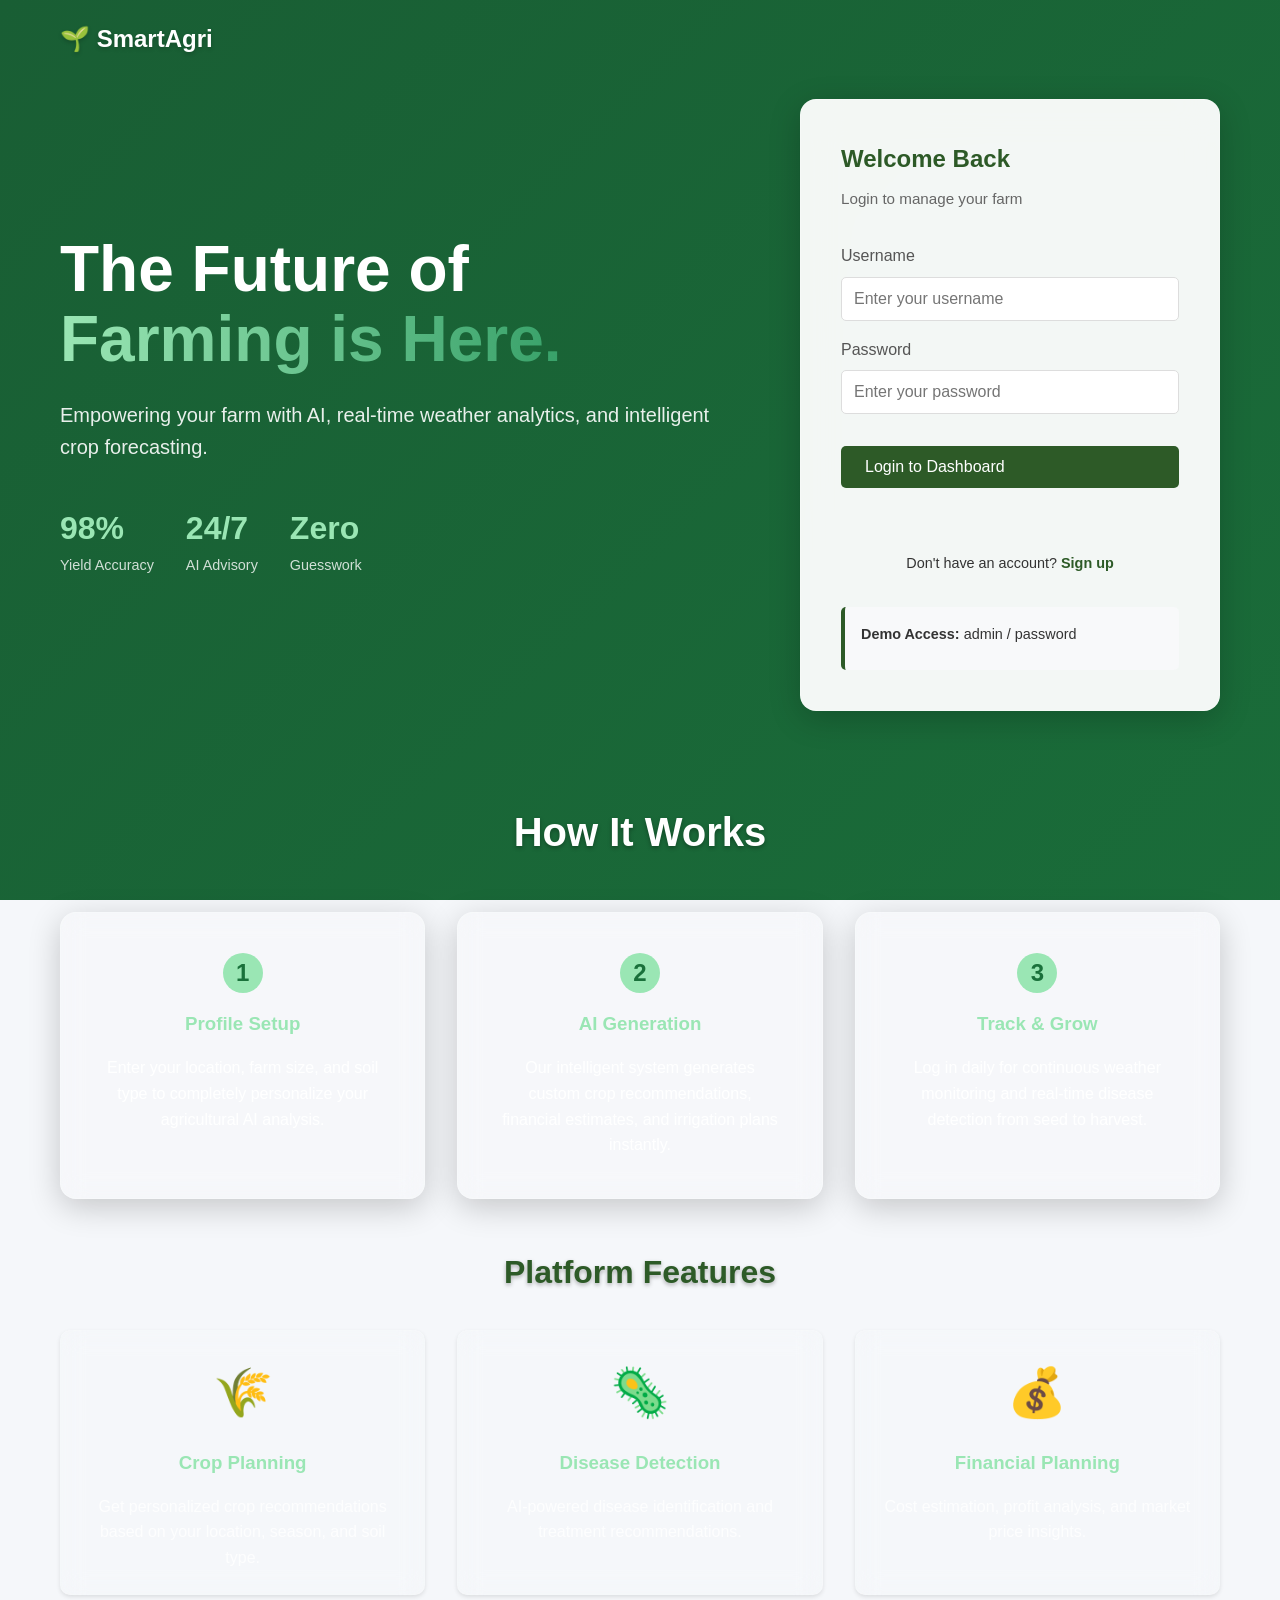
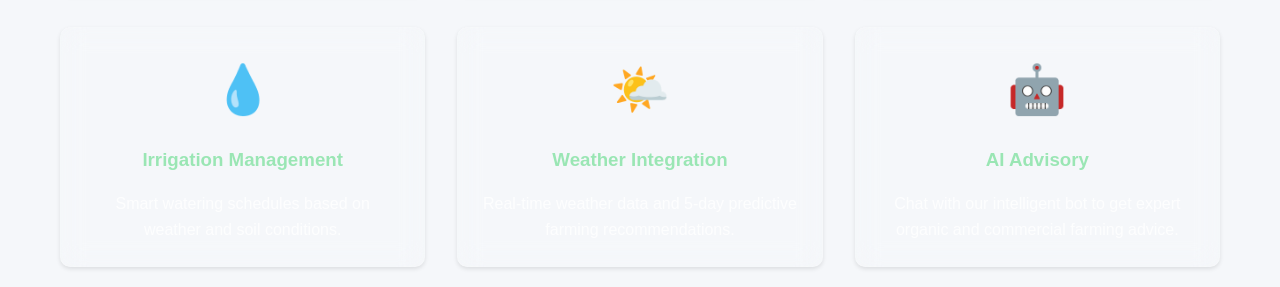
<file: frontend/index.html>
<!DOCTYPE html>
<html lang="en">
<head>
    <meta charset="UTF-8">
    <meta name="viewport" content="width=device-width, initial-scale=1.0">
    <title>SmartAgri - AI Farming Assistant</title>
    <link rel="stylesheet" href="styles.css">
    <!-- Load a nice modern font -->
    <link href="https://fonts.googleapis.com/css2?family=Inter:wght@300;400;500;600;700&display=swap" rel="stylesheet">
</head>
<body>
    <div class="background-animation"></div>
    
    <div class="container relative-z">
        
        <header class="landing-header">
            <h2>🌱 SmartAgri</h2>
        </header>

        <div class="hero-section">
            <div class="hero-text">
                <h1>The Future of<br><span class="gradient-text">Farming is Here.</span></h1>
                <p class="hero-subtitle">Empowering your farm with AI, real-time weather analytics, and intelligent crop forecasting.</p>
                
                <div class="hero-stats">
                    <div class="stat-item">
                        <span class="stat-value">98%</span>
                        <span class="stat-label">Yield Accuracy</span>
                    </div>
                    <div class="stat-item">
                        <span class="stat-value">24/7</span>
                        <span class="stat-label">AI Advisory</span>
                    </div>
                    <div class="stat-item">
                        <span class="stat-value">Zero</span>
                        <span class="stat-label">Guesswork</span>
                    </div>
                </div>
            </div>

            <div class="glass-card auth-card">
                <!-- Login Container -->
                <div id="loginContainer">
                    <h2 class="auth-title">Welcome Back</h2>
                    <p class="auth-subtitle">Login to manage your farm</p>
                    
                    <form id="loginForm" class="auth-form">
                        <div class="form-group">
                            <label for="username">Username</label>
                            <input type="text" id="username" name="username" required placeholder="Enter your username">
                        </div>
                        <div class="form-group">
                            <label for="password">Password</label>
                            <input type="password" id="password" name="password" required placeholder="Enter your password">
                        </div>
                        <button type="submit" class="btn btn-primary btn-block">Login to Dashboard</button>
                    </form>
                    
                    <div id="loginMessage" class="message"></div>
                    
                    <div class="auth-switch">
                        <p>Don't have an account? <a href="#" onclick="toggleAuth('register'); return false;">Sign up</a></p>
                    </div>
                    
                    <div class="demo-info">
                        <p><strong>Demo Access:</strong> admin / password</p>
                    </div>
                </div>

                <!-- Register Container -->
                <div id="registerContainer" style="display: none;">
                    <h2 class="auth-title">Create Account</h2>
                    <p class="auth-subtitle">Join the farming revolution</p>
                    
                    <form id="registerForm" class="auth-form">
                        <div class="form-group">
                            <label for="regName">Full Name</label>
                            <input type="text" id="regName" required placeholder="John Doe">
                        </div>
                        <div class="form-group">
                            <label for="regUsername">Username</label>
                            <input type="text" id="regUsername" required placeholder="Choose a username">
                        </div>
                        <div class="form-group">
                            <label for="regPassword">Password</label>
                            <input type="password" id="regPassword" required placeholder="Create a strong password">
                        </div>
                        <div class="form-group">
                            <label for="regFarmSize">Farm Size / Type (Optional)</label>
                            <input type="text" id="regFarmSize" placeholder="e.g., 5 Acres, Balcony, Greenhouse">
                        </div>
                        <button type="submit" class="btn btn-primary btn-block">Create Account</button>
                    </form>
                    
                    <div id="registerMessage" class="message"></div>
                    
                    <div class="auth-switch">
                        <p>Already have an account? <a href="#" onclick="toggleAuth('login'); return false;">Login here</a></p>
                    </div>
                </div>
            </div>
        </div>

        <!-- How It Works Section -->
        <div class="how-it-works-section">
            <h2 class="section-title">How It Works</h2>
            <div class="steps-grid">
                <div class="glass-card step-card">
                    <div class="step-num">1</div>
                    <h3>Profile Setup</h3>
                    <p>Enter your location, farm size, and soil type to completely personalize your agricultural AI analysis.</p>
                </div>
                <div class="glass-card step-card">
                    <div class="step-num">2</div>
                    <h3>AI Generation</h3>
                    <p>Our intelligent system generates custom crop recommendations, financial estimates, and irrigation plans instantly.</p>
                </div>
                <div class="glass-card step-card">
                    <div class="step-num">3</div>
                    <h3>Track & Grow</h3>
                    <p>Log in daily for continuous weather monitoring and real-time disease detection from seed to harvest.</p>
                </div>
            </div>
        </div>

        <!-- Features Section -->
        <div class="features-section">
            <h2 class="section-title">Platform Features</h2>
            <div class="features-grid">
                <div class="glass-card feature-card">
                    <div class="feature-icon">🌾</div>
                    <h3>Crop Planning</h3>
                    <p>Get personalized crop recommendations based on your location, season, and soil type.</p>
                </div>

                <div class="glass-card feature-card">
                    <div class="feature-icon">🦠</div>
                    <h3>Disease Detection</h3>
                    <p>AI-powered disease identification and treatment recommendations.</p>
                </div>

                <div class="glass-card feature-card">
                    <div class="feature-icon">💰</div>
                    <h3>Financial Planning</h3>
                    <p>Cost estimation, profit analysis, and market price insights.</p>
                </div>

                <div class="glass-card feature-card">
                    <div class="feature-icon">💧</div>
                    <h3>Irrigation Management</h3>
                    <p>Smart watering schedules based on weather and soil conditions.</p>
                </div>

                <div class="glass-card feature-card">
                    <div class="feature-icon">🌤️</div>
                    <h3>Weather Integration</h3>
                    <p>Real-time weather data and 5-day predictive farming recommendations.</p>
                </div>

                <div class="glass-card feature-card">
                    <div class="feature-icon">🤖</div>
                    <h3>AI Advisory</h3>
                    <p>Chat with our intelligent bot to get expert organic and commercial farming advice.</p>
                </div>
            </div>
        </div>
    </div>

    <!-- Scripts -->
    <script src="script.js"></script>
</body>
</html>
</file>
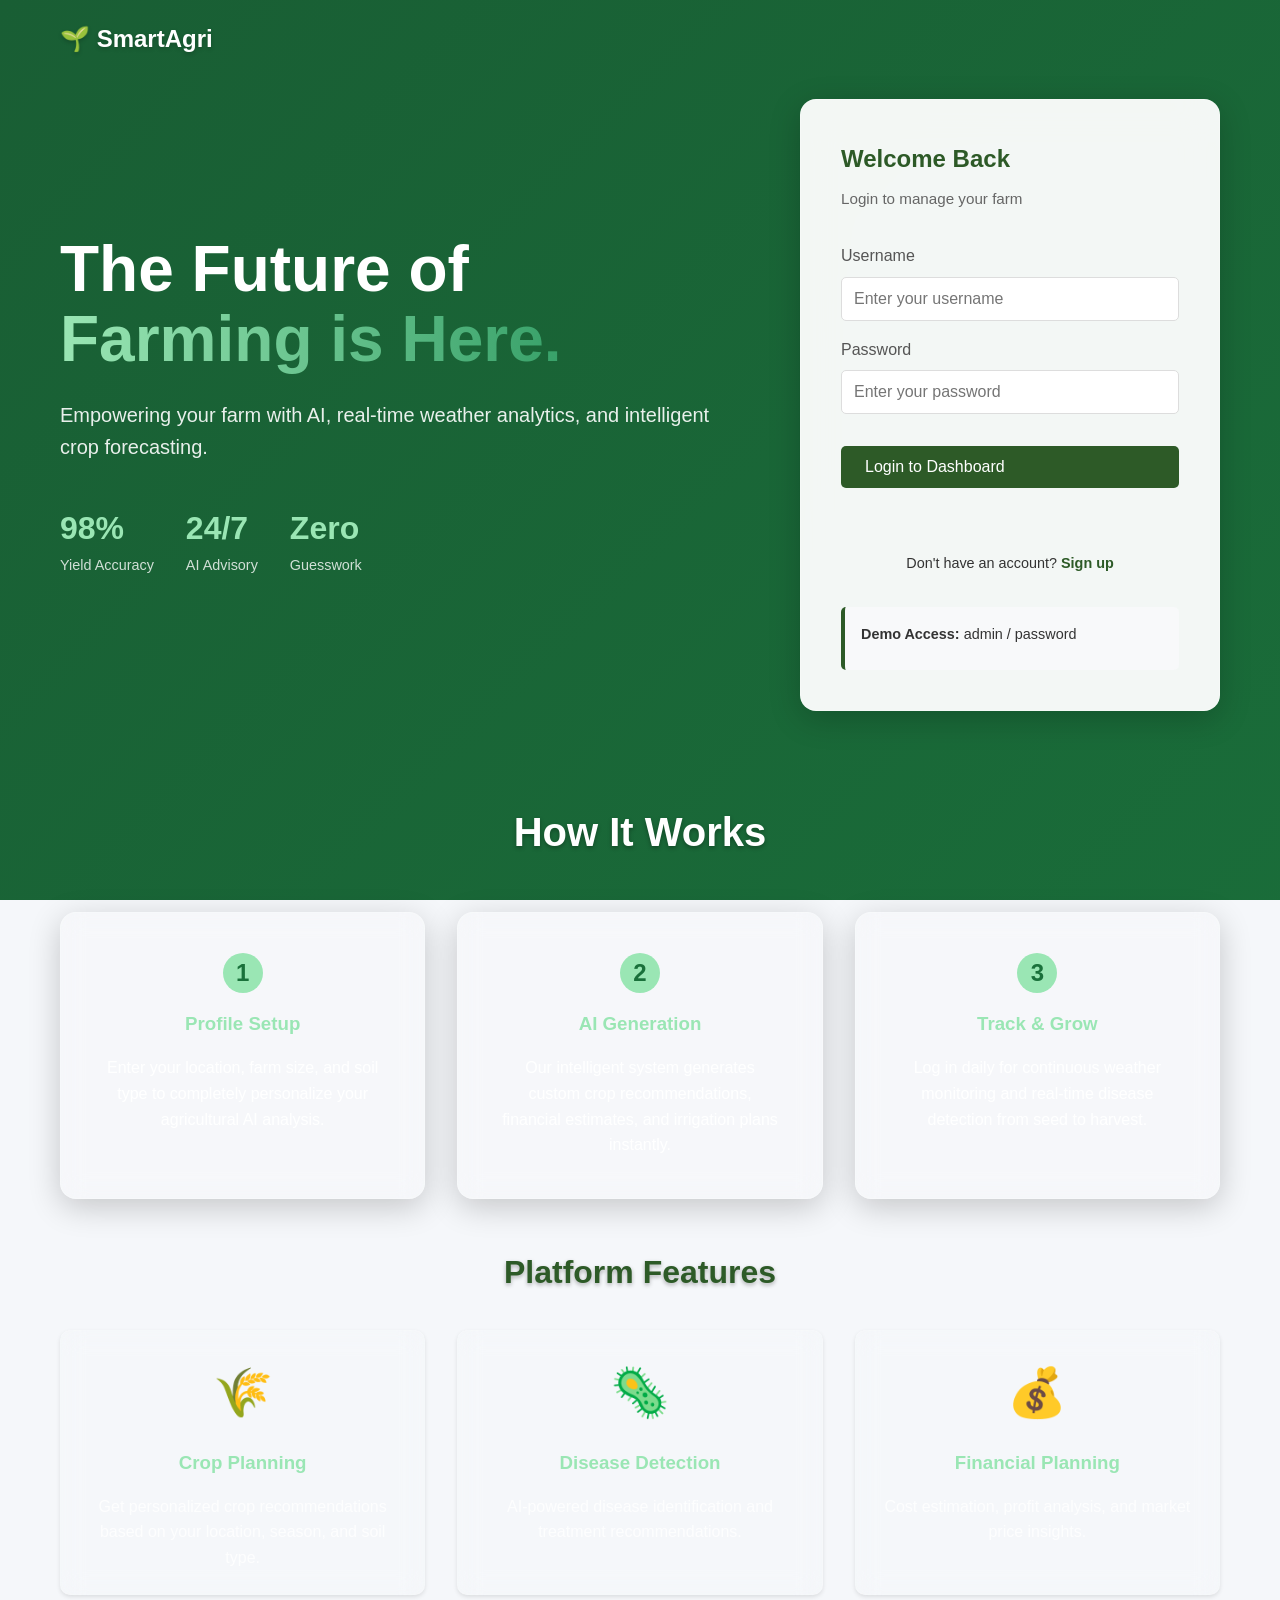
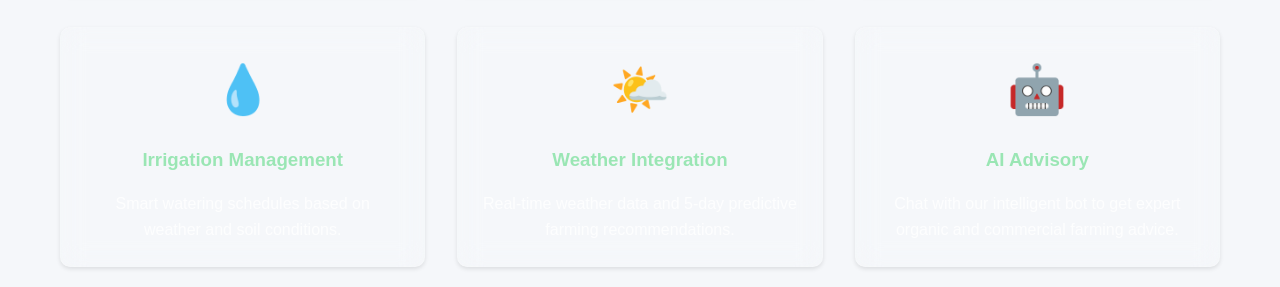
<file: frontend/dashboard.html>
<!DOCTYPE html>
<html lang="en">
<head>
    <meta charset="UTF-8">
    <meta name="viewport" content="width=device-width, initial-scale=1.0">
    <title>Smart Home Gardening Assistant - Dashboard</title>
    <link rel="stylesheet" href="styles.css">
</head>
<body>
    <div class="dashboard">
        <!-- Sidebar -->
        <nav class="sidebar">
            <div class="sidebar-header">
                <h2>🌱 Smart Garden</h2>
            </div>
            <ul class="sidebar-menu">
                <li><a href="#dashboard" class="active" onclick="showSection('dashboard')">
                    <span class="icon">📊</span>
                    <span class="lang-en">Dashboard</span><span class="lang-hi">डैशबोर्ड</span>
                </a></li>
                <li><a href="#crop-planning" onclick="showSection('crop-planning')">
                    <span class="icon">🌾</span>
                    <span class="lang-en">Crop Selection</span><span class="lang-hi">फसल चयन</span>
                </a></li>
                <li><a href="#crop-info" onclick="showSection('crop-info')">
                    <span class="icon">📚</span>
                    <span class="lang-en">Crop Info</span><span class="lang-hi">फसल जानकारी</span>
                </a></li>
                <li><a href="#disease-detection" onclick="showSection('disease-detection')">
                    <span class="icon">🦠</span>
                    <span class="lang-en">Diseases</span><span class="lang-hi">बीमारियां</span>
                </a></li>
                <li><a href="#market-prices" onclick="showSection('market-prices')">
                    <span class="icon">💰</span>
                    <span class="lang-en">Market Prices</span><span class="lang-hi">बाजार भाव</span>
                </a></li>
                <li><a href="#finance" onclick="showSection('finance')">
                    <span class="icon">📈</span>
                    <span class="lang-en">Finances</span><span class="lang-hi">वित्त सहायता</span>
                </a></li>
                <li><a href="#irrigation" onclick="showSection('irrigation')">
                    <span class="icon">💧</span>
                    <span class="lang-en">Irrigation</span><span class="lang-hi">सिंचाई</span>
                </a></li>
                <li><a href="#weather" onclick="showSection('weather')">
                    <span class="icon">🌤️</span>
                    <span class="lang-en">Weather</span><span class="lang-hi">मौसम</span>
                </a></li>
                <li><a href="#advisory" onclick="showSection('advisory')">
                    <span class="icon">🤖</span>
                    <span class="lang-en">AI Advisory</span><span class="lang-hi">एआई सलाहकार</span>
                </a></li>
            </ul>
            <div class="sidebar-footer">
                <button onclick="logout()" class="btn btn-secondary">
                    <span class="lang-en">Logout</span><span class="lang-hi">लॉगआउट</span>
                </button>
            </div>
        </nav>

        <!-- Main Content -->
        <main class="main-content">
            <!-- Dashboard Section -->
            <section id="dashboard" class="content-section active">
                <div class="section-header" style="display: flex; justify-content: space-between; align-items: start;">
                    <div>
                        <h1><span class="lang-en">Dashboard</span><span class="lang-hi">डैशबोर्ड</span></h1>
                        <p>
                            <span class="lang-en">Welcome to your smart gardening assistant</span>
                            <span class="lang-hi">स्मार्ट बागवानी सहायक में आपका स्वागत है</span>
                        </p>
                    </div>
                    <button onclick="toggleLanguage()" class="btn btn-warning" style="margin-top: 10px;">
                        <span class="lang-en">Translate to Hindi (हिंदी)</span>
                        <span class="lang-hi">Switch to English</span>
                    </button>
                </div>

                <div class="dashboard-grid">
                    <div class="dashboard-card">
                        <h3><span class="lang-en">User Profile</span><span class="lang-hi">उपयोगकर्ता प्रोफ़ाइल</span></h3>
                        <div id="user-profile">
                            <p><span class="lang-en">Loading user details...</span><span class="lang-hi">उपयोगकर्ता विवरण लोड हो रहा है...</span></p>
                        </div>
                    </div>

                    <div class="dashboard-card">
                        <h3><span class="lang-en">Quick Actions</span><span class="lang-hi">त्वरित क्रियाएं</span></h3>
                        <div class="quick-actions">
                            <button onclick="showSection('crop-planning')" class="btn btn-primary">
                                <span class="lang-en">Plan Crops</span><span class="lang-hi">फसल योजना</span>
                            </button>
                            <button onclick="showSection('soil-health')" class="btn btn-secondary">
                                <span class="lang-en">Check Soil</span><span class="lang-hi">मिट्टी जाँच</span>
                            </button>
                            <button onclick="showSection('disease-detection')" class="btn btn-warning">
                                <span class="lang-en">Detect Disease</span><span class="lang-hi">रोग पहचान</span>
                            </button>
                        </div>
                    </div>



                    <div class="dashboard-card" style="grid-column: 1 / -1;">
                        <h3>Recent Activity</h3>
                        <div id="recent-conversations">
                            <p>Loading activity log...</p>
                        </div>
                    </div>
                </div>
            </section>

            <!-- Crop Planning Section -->
            <section id="crop-planning" class="content-section">
                <div class="section-header">
                    <h1><span class="lang-en">Crop Planning</span><span class="lang-hi">फसल योजना</span></h1>
                    <p><span class="lang-en">Get personalized crop recommendations</span><span class="lang-hi">व्यक्तिगत फसल सुझाव प्राप्त करें</span></p>
                </div>

                <div class="form-card">
                    <form id="cropForm">
                        <div class="form-row">
                            <div class="form-group" style="width: 100%;">
                                <label for="farmingPurpose">
                                    <span class="lang-en">Purpose of Farming</span><span class="lang-hi">खेती का उद्देश्य</span>
                                </label>
                                <select id="farmingPurpose" onchange="toggleFarmingPurposeFields()">
                                    <option value="">-- Select Purpose --</option>
                                    <option value="personal">Personal Use (Home Gardening)</option>
                                    <option value="commercial">Commercial Farming (Profit)</option>
                                </select>
                            </div>
                        </div>

                        <!-- Personal Use Fields -->
                        <div id="personalFields" class="form-row" style="display: none;">
                            <div class="form-group">
                                <label for="personalClimate"><span class="lang-en">Climate</span><span class="lang-hi">जलवायु</span></label>
                                <select id="personalClimate">
                                    <option value="">-- Select Climate --</option>
                                    <option value="Tropical">Tropical (Hot & Humid)</option>
                                    <option value="Temperate">Temperate (Moderate)</option>
                                    <option value="Dry">Dry / Arid</option>
                                    <option value="Cold">Cold</option>
                                </select>
                            </div>
                            <div class="form-group">
                                <label for="personalSoil"><span class="lang-en">Soil</span><span class="lang-hi">मिट्टी</span></label>
                                <select id="personalSoil">
                                    <option value="">-- Select Soil Type --</option>
                                    <option value="Potting Mix">Potting Mix</option>
                                    <option value="Garden Soil">Garden Soil</option>
                                    <option value="Sandy">Sandy</option>
                                    <option value="Clay">Clay</option>
                                    <option value="Coco Coir">Coco Coir</option>
                                </select>
                            </div>
                            <div class="form-group">
                                <label for="personalWater"><span class="lang-en">Water Availability</span><span class="lang-hi">जल उपलब्धता</span></label>
                                <select id="personalWater">
                                    <option value="">-- Select Watering --</option>
                                    <option value="Daily">Daily (Tap/Hose)</option>
                                    <option value="Irregular">Irregular</option>
                                    <option value="Rainwater">Rainwater Reliance</option>
                                </select>
                            </div>
                            <div class="form-group">
                                <label for="personalSpace"><span class="lang-en">Space</span><span class="lang-hi">स्थान</span></label>
                                <select id="personalSpace">
                                    <option value="">-- Select Space --</option>
                                    <option value="Balcony/Pots">Balcony / Pots</option>
                                    <option value="Backyard">Backyard Garden</option>
                                    <option value="Rooftop">Rooftop</option>
                                    <option value="Indoors">Indoors</option>
                                </select>
                            </div>
                            <div class="form-group">
                                <label for="personalSeason">Season</label>
                                <select id="personalSeason">
                                    <option value="">-- Select Season --</option>
                                    <option value="Spring">Spring</option>
                                    <option value="Summer">Summer</option>
                                    <option value="Fall">Fall</option>
                                    <option value="Winter">Winter</option>
                                    <option value="Year-round">Year-round (Indoors)</option>
                                </select>
                            </div>
                            <div class="form-group">
                                <label for="personalDuration">Crop Duration</label>
                                <select id="personalDuration">
                                    <option value="">-- Select Duration --</option>
                                    <option value="Fast">Fast-growing (1-2 months)</option>
                                    <option value="Medium">Medium (3-4 months)</option>
                                    <option value="Long">Long-term (5+ months)</option>
                                </select>
                            </div>
                            <div class="form-group" style="display: flex; align-items: center; height: 100%;">
                                <label style="margin-bottom: 0;">
                                    <input type="checkbox" id="personalLowMaintenance"> Low Maintenance Crops
                                </label>
                            </div>
                        </div>

                        <!-- Commercial Use Fields -->
                        <div id="commercialFields" class="form-row" style="display: none;">
                            <div class="form-group">
                                <label for="commercialClimate">Climate</label>
                                <select id="commercialClimate">
                                    <option value="">-- Select Climate --</option>
                                    <option value="Tropical">Tropical</option>
                                    <option value="Subtropical">Subtropical</option>
                                    <option value="Temperate">Temperate</option>
                                    <option value="Arid">Arid</option>
                                </select>
                            </div>
                            <div class="form-group">
                                <label for="commercialSoil">Soil Type</label>
                                <select id="commercialSoil">
                                    <option value="">-- Select Soil Type --</option>
                                    <option value="Loamy">Loamy</option>
                                    <option value="Clay">Clay</option>
                                    <option value="Sandy">Sandy</option>
                                    <option value="Silty">Silty</option>
                                    <option value="Peat">Peat</option>
                                </select>
                            </div>
                            <div class="form-group">
                                <label for="commercialWater">Water Availability</label>
                                <select id="commercialWater">
                                    <option value="">-- Select Irrigation --</option>
                                    <option value="Drip Irrigation">Drip Irrigation</option>
                                    <option value="Sprinklers">Sprinklers</option>
                                    <option value="Flood">Flood/Canal</option>
                                    <option value="Rain-fed">Rain-fed</option>
                                </select>
                            </div>
                            <div class="form-group">
                                <label for="commercialMarket">Market Demand</label>
                                <select id="commercialMarket">
                                    <option value="">-- Select Market --</option>
                                    <option value="Local">Local Market</option>
                                    <option value="Export">Export</option>
                                    <option value="Processing">Processing Industry</option>
                                </select>
                            </div>
                            <div class="form-group">
                                <label for="commercialProfitability">Profitability Target</label>
                                <select id="commercialProfitability">
                                    <option value="">-- Select Target --</option>
                                    <option value="High Margin">High Margin</option>
                                    <option value="Stable Volume">Stable Volume</option>
                                    <option value="Quick Cash">Quick Cash Cycle</option>
                                </select>
                            </div>
                            <div class="form-group">
                                <label for="commercialPest">Pest Management</label>
                                <select id="commercialPest">
                                    <option value="">-- Select Approach --</option>
                                    <option value="Organic">Organic / Biological</option>
                                    <option value="Chemical">Chemical</option>
                                    <option value="IPM">Integrated Pest Management (IPM)</option>
                                </select>
                            </div>
                            <div class="form-group">
                                <label for="commercialCost">Cost of Production</label>
                                <select id="commercialCost">
                                    <option value="">-- Select Budget --</option>
                                    <option value="Low">Low Budget</option>
                                    <option value="Medium">Medium Budget</option>
                                    <option value="High">High Investment</option>
                                </select>
                            </div>
                            <div class="form-group">
                                <label for="commercialLand">Land Size</label>
                                <select id="commercialLand">
                                    <option value="">-- Select Farm Size --</option>
                                    <option value="1-5 Acres">1 - 5 Acres</option>
                                    <option value="5-20 Acres">5 - 20 Acres</option>
                                    <option value="20+ Acres">20+ Acres</option>
                                    <option value="Greenhouse">Commercial Greenhouse</option>
                                </select>
                            </div>
                        </div>

                        <button type="submit" class="btn btn-primary" id="cropSubmitBtn" style="display: none; margin-top: 15px;">
                            <span class="lang-en">Get Recommendations</span><span class="lang-hi">सुझाव प्राप्त करें</span>
                        </button>
                    </form>
                </div>

                <div id="cropResults" class="results-section"></div>
            </section>

            <!-- Crop Info Section -->
            <section id="crop-info" class="content-section">
                <div class="section-header">
                    <h1><span class="lang-en">Crop Information</span><span class="lang-hi">फसल की जानकारी</span></h1>
                    <p><span class="lang-en">Search our encyclopedia of 1000+ crops for detailed agricultural data</span><span class="lang-hi">विस्तृत कृषि डेटा के लिए हमारे 1000+ फसलों के विश्वकोश में खोजें</span></p>
                </div>

                <div class="search-container" style="margin-bottom: 20px;">
                    <form id="cropInfoForm" style="display: flex; gap: 10px;">
                        <select id="cropInfoSearch" style="flex: 1; padding: 12px; border-radius: 8px; border: 1px solid #ccc; background: #fff; color: #000; font-size: 16px;" required>
                            <option value="" disabled selected>Select a crop to search...</option>
                        </select>
                        <button type="submit" class="btn btn-primary" style="padding: 12px 24px; border-radius: 8px;">
                            <span class="lang-en">Search</span><span class="lang-hi">खोजें</span>
                        </button>
                    </form>
                </div>

                <div id="cropInfoResults" class="results-section">
                    <div style="text-align: center; color: #666; padding: 40px;">
                        <span style="font-size: 3rem; display: block; margin-bottom: 15px;">🔍</span>
                        <p>Search to find planting guides, growing requirements, and harvesting plans.</p>
                    </div>
                </div>
            </section>

            <!-- Soil Health Section -->
            <section id="soil-health" class="content-section">
                <div class="section-header">
                    <h1><span class="lang-en">Soil Health Analysis</span><span class="lang-hi">मिट्टी स्वास्थ्य विश्लेषण</span></h1>
                    <p><span class="lang-en">Analyze your soil conditions</span><span class="lang-hi">अपनी मिट्टी की स्थिति का विश्लेषण करें</span></p>
                </div>

                <div class="form-card">
                    <form id="soilForm">
                        <div class="form-row">
                            <div class="form-group">
                                <label for="phLevel">pH Level</label>
                                <input type="number" id="phLevel" step="0.1" min="0" max="14" placeholder="6.5">
                            </div>
                            <div class="form-group">
                                <label for="soilTypeAnalysis">Soil Type</label>
                                <select id="soilTypeAnalysis">
                                    <option value="clay">Clay</option>
                                    <option value="sandy">Sandy</option>
                                    <option value="loamy">Loamy</option>
                                    <option value="silty">Silty</option>
                                </select>
                            </div>
                            <div class="form-group">
                                <label for="color">Soil Color</label>
                                <select id="color">
                                    <option value="dark">Dark Brown/Black</option>
                                    <option value="brown">Brown</option>
                                    <option value="red">Red</option>
                                    <option value="yellow">Yellow/Pale</option>
                                </select>
                            </div>
                            <div class="form-group">
                                <label for="moisture">Moisture Level</label>
                                <select id="moisture">
                                    <option value="dry">Dry</option>
                                    <option value="low">Low</option>
                                    <option value="medium">Medium</option>
                                    <option value="high">High</option>
                                    <option value="wet">Wet</option>
                                </select>
                            </div>
                        </div>
                        <button type="submit" class="btn btn-primary">Analyze Soil</button>
                    </form>
                </div>

                <div id="soilResults" class="results-section"></div>
            </section>

            <!-- Disease Detection Section -->
            <section id="disease-detection" class="content-section">
                <div class="section-header">
                    <h1><span class="lang-en">Disease Detection</span><span class="lang-hi">रोग की पहचान</span></h1>
                    <p><span class="lang-en">Identify crop diseases and get treatment advice</span><span class="lang-hi">फसल रोगों की पहचान करें और उपचार की सलाह लें</span></p>
                </div>

                <div class="form-card">
                    <form id="diseaseForm">
                        <div class="form-row">
                            <div class="form-group">
                                <label for="cropName"><span class="lang-en">Crop Name</span><span class="lang-hi">फसल का नाम</span></label>
                                <input type="text" id="cropName" placeholder="e.g., Tomato, Wheat">
                            </div>
                            <div class="form-group" style="width: 100%;">
                                <label for="diseaseImage"><span class="lang-en">Upload Photo</span><span class="lang-hi">फोटो अपलोड करें</span></label>
                                <input type="file" id="diseaseImage" accept="image/*" onchange="previewDiseaseImage(event)" style="padding: 10px; background: #fff; border: 1px solid #ccc; border-radius: 8px;">
                                <div id="imagePreviewContainer" style="margin-top: 15px; display: none; text-align: center;">
                                    <img id="diseaseImagePreview" src="" alt="Image Preview" style="max-height: 250px; border-radius: 8px; box-shadow: 0 4px 6px rgba(0,0,0,0.1);">
                                    <p style="color: #666; font-size: 0.9em; margin-top: 5px;">Image ready for CNN Analysis</p>
                                </div>
                            </div>
                        </div>
                        <button type="submit" class="btn btn-primary">
                            <span class="lang-en">Detect Disease</span><span class="lang-hi">बीमारी की पहचान करें</span>
                        </button>
                    </form>
                </div>

                <div id="diseaseResults" class="results-section"></div>
            </section>

            <!-- Market Prices Section -->
            <section id="market-prices" class="content-section">
                <div class="section-header">
                    <h1><span class="lang-en">Market Prices</span><span class="lang-hi">बाजार मूल्य</span></h1>
                    <p><span class="lang-en">Current market prices and trends</span><span class="lang-hi">वर्तमान बाजार भाव और रुझान</span></p>
                </div>

                <div class="search-container" style="margin-bottom: 20px;">
                    <input type="text" id="marketSearch" onkeyup="filterMarketPrices()" placeholder="Search for a crop..." style="width: 100%; padding: 12px; border-radius: 8px; border: 1px solid #ccc; background: #fff; color: #000; font-size: 16px;">
                </div>

                <div id="pricesResults" class="results-section">
                    <div class="loading">Loading market prices...</div>
                </div>
            </section>

            <!-- Finance Section -->
            <section id="finance" class="content-section">
                <div class="section-header">
                    <h1><span class="lang-en">Financial Planning</span><span class="lang-hi">वित्तीय योजना</span></h1>
                    <p><span class="lang-en">Estimate costs and profits for your crops</span><span class="lang-hi">अपनी फसलों के लिए लागत और लाभ का अनुमान लगाएं</span></p>
                </div>

                <div class="form-card">
                    <form id="financeForm">
                        <div class="form-row">
                            <div class="form-group" style="width: 100%;">
                                <label for="financeMode"><span class="lang-en">Planning Mode</span><span class="lang-hi">नियोजन मोड</span></label>
                                <select id="financeMode" onchange="toggleFinanceMode()">
                                    <option value="basic">Basic Estimation</option>
                                    <option value="detailed">Detailed Financial Plan</option>
                                </select>
                            </div>
                        </div>

                        <!-- Basic Fields (Always visible) -->
                        <div class="form-row">
                            <div class="form-group">
                                <label for="financeCrop"><span class="lang-en">Crop Name</span><span class="lang-hi">फसल का नाम</span></label>
                                <input type="text" id="financeCrop" placeholder="e.g., Tomato, Potato">
                            </div>
                            <div class="form-group">
                                <label for="area"><span class="lang-en">Area (sqm)</span><span class="lang-hi">क्षेत्रफल (वर्ग मीटर)</span></label>
                                <input type="number" id="area" min="1" placeholder="100">
                            </div>
                        </div>

                        <!-- Detailed Fields (Hidden by default) -->
                        <div id="detailedFinanceFields" style="display: none;">
                            <h4 style="margin: 15px 0 10px 0; color: #2d5a27;">Manual Costs</h4>
                            <div class="form-row">
                                <div class="form-group">
                                    <label for="costFixed">Fixed Costs ($)</label>
                                    <input type="number" id="costFixed" min="0" placeholder="Lease, insurance, etc.">
                                </div>
                                <div class="form-group">
                                    <label for="costVariable">Variable Costs ($)</label>
                                    <input type="number" id="costVariable" min="0" placeholder="Seeds, fertilizer, labor">
                                </div>
                            </div>
                            
                            <h4 style="margin: 15px 0 10px 0; color: #2d5a27;">Market & Yield Assumptions</h4>
                            <div class="form-row">
                                <div class="form-group">
                                    <label for="yieldScenario">Yield Scenario</label>
                                    <select id="yieldScenario">
                                        <option value="realistic">Realistic (80% yield)</option>
                                        <option value="optimistic">Optimistic (100% yield)</option>
                                        <option value="pessimistic">Pessimistic (50% yield)</option>
                                    </select>
                                </div>
                                <div class="form-group">
                                    <label for="targetPrice">Target Selling Price ($/kg)</label>
                                    <input type="number" step="0.01" min="0" id="targetPrice" placeholder="Optional custom price">
                                </div>
                            </div>

                            <h4 style="margin: 15px 0 10px 0; color: #2d5a27;">Loan Calculator (Optional)</h4>
                            <div class="form-row">
                                <div class="form-group">
                                    <label for="loanAmount">Loan Amount ($)</label>
                                    <input type="number" id="loanAmount" min="0" placeholder="0">
                                </div>
                                <div class="form-group">
                                    <label for="loanInterest">Interest Rate (%)</label>
                                    <input type="number" step="0.1" id="loanInterest" min="0" placeholder="e.g., 5.0">
                                </div>
                                <div class="form-group">
                                    <label for="loanDuration">Duration (Months)</label>
                                    <input type="number" id="loanDuration" min="1" placeholder="12">
                                </div>
                            </div>
                        </div>

                        <button type="submit" class="btn btn-primary" style="margin-top: 15px;">Calculate Costs</button>
                    </form>
                </div>

                <div id="financeResults" class="results-section"></div>
            </section>

            <!-- Irrigation Section -->
            <section id="irrigation" class="content-section">
                <div class="section-header">
                    <h1><span class="lang-en">Irrigation Management</span><span class="lang-hi">सिंचाई प्रबंधन</span></h1>
                    <p><span class="lang-en">Live system status and automated controls</span><span class="lang-hi">लाइव सिस्टम स्थिति और स्वचालित नियंत्रण</span></p>
                </div>

                <!-- Status Grid -->
                <div class="dashboard-grid" style="margin-bottom: 30px;">
                    <div class="dashboard-card status-card">
                        <div class="status-icon moisture-icon">💧</div>
                        <div class="status-details">
                            <h3><span class="lang-en">Soil Moisture</span><span class="lang-hi">मिट्टी की नमी</span></h3>
                            <div class="gauge-container">
                                <div id="moistureGauge" class="gauge-bar" style="width: 0%;"></div>
                            </div>
                            <span id="moistureValue" class="status-value">--%</span>
                            <p id="moistureTrend" class="status-subtitle"><span class="lang-en">Stable</span><span class="lang-hi">स्थिर</span></p>
                        </div>
                    </div>

                    <div class="dashboard-card status-card">
                        <div id="pumpIcon" class="status-icon pump-off">🔌</div>
                        <div class="status-details">
                            <h3><span class="lang-en">Pump Status</span><span class="lang-hi">पंप की स्थिति</span></h3>
                            <span id="pumpStatus" class="status-value">OFF</span>
                            <p id="pumpAction" class="status-subtitle"><span class="lang-en">System Idle</span><span class="lang-hi">सिस्टम निष्क्रिय</span></p>
                        </div>
                    </div>

                    <div class="dashboard-card status-card">
                        <div class="status-icon usage-icon">📊</div>
                        <div class="status-details">
                            <h3><span class="lang-en">Water Consumed</span><span class="lang-hi">पानी की खपत</span></h3>
                            <span id="waterConsumed" class="status-value">0.0 L</span>
                            <p class="status-subtitle"><span class="lang-en">Today's total usage</span><span class="lang-hi">आज का कुल उपयोग</span></p>
                        </div>
                    </div>
                </div>

                <div class="dashboard-grid">
                    <!-- Controls -->
                    <div class="dashboard-card">
                        <h3><span class="lang-en">Control Panel</span><span class="lang-hi">कंट्रोल पैनल</span></h3>
                        <div class="control-group">
                            <div class="control-item">
                                <div class="control-label">
                                    <strong><span class="lang-en">Auto-Irrigation</span><span class="lang-hi">स्वचालित सिंचाई</span></strong>
                                    <span><span class="lang-en">System maintains target moisture</span><span class="lang-hi">सिस्टम लक्षित नमी बनाए रखता है</span></span>
                                </div>
                                <label class="switch">
                                    <input type="checkbox" id="autoModeToggle" onchange="toggleAutoMode()">
                                    <span class="slider round"></span>
                                </label>
                            </div>

                            <div class="control-item">
                                <div class="control-label">
                                    <strong><span class="lang-en">Manual Pump Control</span><span class="lang-hi">मैन्युअल पंप नियंत्रण</span></strong>
                                    <span><span class="lang-en">Override system controls</span><span class="lang-hi">सिस्टम नियंत्रण ओवरराइड करें</span></span>
                                </div>
                                <button id="pumpToggleBtn" class="btn btn-secondary" onclick="togglePump()">
                                    <span class="lang-en">Start Pump</span><span class="lang-hi">पंप शुरू करें</span>
                                </button>
                            </div>

                            <div class="control-item">
                                <div class="control-label">
                                    <strong><span class="lang-en">Target Moisture</span><span class="lang-hi">लक्षित नमी</span></strong>
                                    <span id="targetMoistureLabel"><span class="lang-en">Threshold: 50%</span><span class="lang-hi">सीमा: 50%</span></span>
                                </div>
                                <input type="range" id="targetMoistureRange" min="10" max="90" value="50" oninput="updateTargetMoisture(this.value)">
                            </div>
                        </div>
                    </div>

                    <!-- Recommended Schedule (Existing functionality) -->
                    <div class="dashboard-card">
                        <h3><span class="lang-en">Quick Schedule Builder</span><span class="lang-hi">त्वरित शेड्यूलर</span></h3>
                        <form id="irrigationForm" class="compact-form">
                            <div class="form-group">
                                <label for="irrigationCrop"><span class="lang-en">Crop</span><span class="lang-hi">फसल</span></label>
                                <input type="text" id="irrigationCrop" placeholder="e.g., Tomato" style="padding: 8px;">
                            </div>
                            <div class="form-row">
                                <div class="form-group">
                                    <label for="weatherCondition">Weather</label>
                                    <select id="weatherCondition" style="padding: 8px;">
                                        <option value="moderate">Moderate</option>
                                        <option value="sunny">Sunny</option>
                                        <option value="cloudy">Cloudy</option>
                                        <option value="rainy">Rainy</option>
                                    </select>
                                </div>
                                <div class="form-group">
                                    <label for="soilMoisture">Moisture</label>
                                    <select id="soilMoisture" style="padding: 8px;">
                                        <option value="low">Low</option>
                                        <option value="medium">Medium</option>
                                        <option value="high">High</option>
                                    </select>
                                </div>
                            </div>
                            <button type="submit" class="btn btn-primary" style="width: 100%; margin-top: 10px;">
                                <span>Get Rec <small class="hindi-text">सुझाव प्राप्त करें</small></span>
                            </button>
                        </form>
                        <div id="irrigationResults" style="margin-top: 15px; font-size: 0.9em;"></div>
                    </div>
                </div>

                <div class="dashboard-card" style="margin-top: 20px;">
                    <h3><span class="lang-en">System Activity Log</span><span class="lang-hi">सिस्टम गतिविधि लॉग</span></h3>
                    <div class="history-table-container">
                        <table class="history-table">
                            <thead>
                                <tr>
                                    <th><span class="lang-en">Timestamp</span><span class="lang-hi">समय</span></th>
                                    <th><span class="lang-en">Action</span><span class="lang-hi">क्रिया</span></th>
                                    <th><span class="lang-en">Source</span><span class="lang-hi">स्रोत</span></th>
                                    <th><span class="lang-en">Water Used</span><span class="lang-hi">प्रयुक्त जल</span></th>
                                </tr>
                            </thead>
                            <tbody id="irrigationHistoryBody">
                                <tr><td colspan="4" style="text-align:center; padding:20px; color:#999;">Loading activity log...</td></tr>
                            </tbody>
                        </table>
                    </div>
                </div>
            </section>

            <!-- Weather Section -->
            <section id="weather" class="content-section">
                <div class="section-header">
                    <h1><span class="lang-en">Weather Information</span><span class="lang-hi">मौसम की जानकारी</span></h1>
                    <p><span class="lang-en">Current weather and farming recommendations</span><span class="lang-hi">वर्तमान मौसम और खेती के सुझाव</span></p>
                </div>

                <div id="weatherResults" class="results-section">
                    <div class="loading">Loading weather data...</div>
                </div>
            </section>

            <!-- Advisory Section -->
            <section id="advisory" class="content-section">
                <div class="section-header">
                    <h1><span class="lang-en">AI Farming Advisory</span><span class="lang-hi">एआई खेती सलाहकार</span></h1>
                    <p><span class="lang-en">Get expert advice on farming topics</span><span class="lang-hi">खेती के विषयों पर विशेषज्ञ की सलाह</span></p>
                </div>

                <div class="chat-container">
                    <div id="chatMessages" class="chat-messages">
                        <div class="message bot-message">
                            <div class="message-content">
                                <p>Hello! I'm your AI farming assistant. Ask me anything about farming, crops, pests, or gardening!</p>
                            </div>
                        </div>
                    </div>

                    <div class="chat-input">
                        <input type="text" id="advisoryQuery" placeholder="Ask a farming question..." autocomplete="off">
                        <button onclick="sendAdvisoryQuery()" class="btn btn-primary">Send</button>
                    </div>
                </div>
            </section>
        </main>
    </div>

    <script src="script.js"></script>
</body>
</html>
</file>
<file: frontend/styles.css>
/* Reset and Base Styles */
* {
    margin: 0;
    padding: 0;
    box-sizing: border-box;
}

body {
    font-family: 'Segoe UI', Tahoma, Geneva, Verdana, sans-serif;
    line-height: 1.6;
    color: #333;
    background-color: #f5f7fa;
}

/* Container */
.container {
    max-width: 1200px;
    margin: 0 auto;
    padding: 20px;
}

/* Language Toggle System */
body.hindi-mode .lang-en { display: none !important; }
body.hindi-mode .lang-hi { display: inline !important; }
.lang-hi { display: none; }

/* Landing Page - Advanced Aesthetics */
.relative-z {
    position: relative;
    z-index: 10;
}

.background-animation {
    position: fixed;
    top: 0; left: 0; right: 0; bottom: 0;
    z-index: 1;
    background: linear-gradient(-45deg, #0d3b1e, #134f2a, #1a713b, #195e34);
    background-size: 400% 400%;
    animation: gradientBG 15s ease infinite;
}
@keyframes gradientBG {
    0% { background-position: 0% 50%; }
    50% { background-position: 100% 50%; }
    100% { background-position: 0% 50%; }
}

.landing-header h2 {
    color: white;
    text-shadow: 0 2px 4px rgba(0,0,0,0.2);
    margin-bottom: 2rem;
}

.hero-section {
    display: flex;
    justify-content: space-between;
    align-items: center;
    gap: 4rem;
    min-height: 70vh;
}

.hero-text {
    flex: 1;
    color: white;
}

.hero-text h1 {
    font-size: 4rem;
    line-height: 1.1;
    margin-bottom: 1.5rem;
    font-weight: 700;
}

.gradient-text {
    background: linear-gradient(90deg, #9ae6b4, #38a169);
    -webkit-background-clip: text;
    background-clip: text;
    -webkit-text-fill-color: transparent;
}

.hero-subtitle {
    font-size: 1.25rem;
    opacity: 0.9;
    margin-bottom: 2.5rem;
    line-height: 1.6;
}

.hero-stats {
    display: flex;
    gap: 2rem;
}
.stat-item {
    display: flex;
    flex-direction: column;
}
.stat-value {
    font-size: 2rem;
    font-weight: 700;
    color: #9ae6b4;
}
.stat-label {
    font-size: 0.9rem;
    opacity: 0.8;
}

/* Glassmorphism General Rule */
.glass-card {
    background: rgba(255, 255, 255, 0.1);
    backdrop-filter: blur(12px);
    -webkit-backdrop-filter: blur(12px);
    border: 1px solid rgba(255, 255, 255, 0.2);
    box-shadow: 0 8px 32px 0 rgba(0, 0, 0, 0.2);
    border-radius: 16px;
    padding: 2.5rem;
}

/* Auth Card Overrides */
.auth-card {
    width: 100%;
    max-width: 420px;
    background: rgba(255, 255, 255, 0.95);
    backdrop-filter: blur(20px);
}
.auth-title { color: #2d5a27; margin-bottom: 0.5rem; }
.auth-subtitle { color: #666; margin-bottom: 2rem; font-size: 0.95rem; }
.auth-switch { text-align: center; margin-top: 1.5rem; font-size: 0.9rem; }
.auth-switch a { color: #2d5a27; font-weight: 600; text-decoration: none; }
.btn-block { width: 100%; margin-top: 1rem; padding: 1rem; }

/* How It Works Section */
.how-it-works-section { margin-top: 5rem; color: white; }
.section-title { text-align: center; font-size: 2.5rem; margin-bottom: 3rem; color: white; text-shadow: 0 2px 4px rgba(0,0,0,0.3);}
.steps-grid { display: grid; grid-template-columns: repeat(auto-fit, minmax(250px, 1fr)); gap: 2rem; }
.step-card { text-align: center; color: white; transition: transform 0.3s; }
.step-card:hover { transform: translateY(-10px); }
.step-num { width: 40px; height: 40px; border-radius: 50%; background: #9ae6b4; color: #1a713b; display: flex; align-items: center; justify-content: center; font-size: 1.5rem; font-weight: bold; margin: 0 auto 1rem auto; }
.step-card h3 { color: #9ae6b4; margin-bottom: 1rem; }

/* Feature Card Override for landing page */
.container.relative-z .feature-card {
    background: rgba(255,255,255,0.05);
    color: white;
    border: 1px solid rgba(255,255,255,0.1);
}
.container.relative-z .feature-card h3 { color: #9ae6b4; }
.container.relative-z .feature-card p { color: rgba(255,255,255,0.8); }

.subtitle {
    color: #666;
    margin-bottom: 2rem;
}

.login-form {
    margin-bottom: 1.5rem;
}

.form-group {
    margin-bottom: 1rem;
    text-align: left;
}

.form-group label {
    display: block;
    margin-bottom: 0.5rem;
    font-weight: 500;
    color: #555;
}

.form-group input {
    width: 100%;
    padding: 0.75rem;
    border: 1px solid #ddd;
    border-radius: 5px;
    font-size: 1rem;
    transition: border-color 0.3s;
}

.form-group input:focus {
    outline: none;
    border-color: #2d5a27;
}

.btn {
    padding: 0.75rem 1.5rem;
    border: none;
    border-radius: 5px;
    cursor: pointer;
    font-size: 1rem;
    font-weight: 500;
    transition: all 0.3s;
    text-decoration: none;
    display: inline-flex;
    flex-direction: column;
    align-items: flex-start;
    text-align: left;
}

.btn-primary {
    background-color: #2d5a27;
    color: white;
}

.btn-primary:hover {
    background-color: #1e3f1c;
}

.btn-secondary {
    background-color: #6c757d;
    color: white;
}

.btn-secondary:hover {
    background-color: #545b62;
}

.btn-warning {
    background-color: #ffc107;
    color: #212529;
}

.btn-warning:hover {
    background-color: #e0a800;
}

.message {
    margin-top: 1rem;
    padding: 0.75rem;
    border-radius: 5px;
    text-align: center;
}

.message.success {
    background-color: #d4edda;
    color: #155724;
    border: 1px solid #c3e6cb;
}

.message.error {
    background-color: #f8d7da;
    color: #721c24;
    border: 1px solid #f5c6cb;
}

.demo-info {
    margin-top: 2rem;
    padding: 1rem;
    background-color: #f8f9fa;
    border-radius: 5px;
    border-left: 4px solid #2d5a27;
}

.demo-info p {
    margin-bottom: 0.5rem;
    font-size: 0.9rem;
}

/* Features Section */
.features-section {
    margin-top: 3rem;
}

.features-section h2 {
    text-align: center;
    color: #2d5a27;
    margin-bottom: 2rem;
    font-size: 2rem;
}

.features-grid {
    display: grid;
    grid-template-columns: repeat(auto-fit, minmax(300px, 1fr));
    gap: 2rem;
}

.feature-card {
    background: white;
    padding: 1.5rem;
    border-radius: 10px;
    box-shadow: 0 2px 4px rgba(0, 0, 0, 0.1);
    text-align: center;
    transition: transform 0.3s;
}

.feature-card:hover {
    transform: translateY(-5px);
}

.feature-icon {
    font-size: 3rem;
    margin-bottom: 1rem;
}

.feature-card h3 {
    color: #2d5a27;
    margin-bottom: 1rem;
}

.feature-card p {
    color: #666;
}

/* Dashboard Styles */
.dashboard {
    display: flex;
    min-height: 100vh;
}

/* Sidebar */
.sidebar {
    width: 250px;
    background-color: #2d5a27;
    color: white;
    padding: 1rem;
    display: flex;
    flex-direction: column;
}

.sidebar-header {
    margin-bottom: 2rem;
}

.sidebar-header h2 {
    font-size: 1.2rem;
    text-align: center;
}

.sidebar-menu {
    list-style: none;
    flex: 1;
}

.sidebar-menu li {
    margin-bottom: 0.5rem;
}

.sidebar-menu a {
    display: flex;
    align-items: center;
    padding: 0.75rem 1rem;
    color: white;
    text-decoration: none;
    border-radius: 5px;
    transition: background-color 0.3s;
}

.sidebar-menu a:hover,
.sidebar-menu a.active {
    background-color: rgba(255, 255, 255, 0.1);
}

.sidebar-menu .icon {
    margin-right: 0.75rem;
    font-size: 1.2rem;
}

.sidebar-footer {
    margin-top: auto;
    padding-top: 1rem;
    border-top: 1px solid rgba(255, 255, 255, 0.2);
}

/* Main Content */
.main-content {
    flex: 1;
    padding: 2rem;
    background-color: #f8f9fa;
}

.content-section {
    display: none;
}

.content-section.active {
    display: block;
}

.section-header {
    margin-bottom: 2rem;
}

.section-header h1 {
    color: #2d5a27;
    margin-bottom: 0.5rem;
    font-size: 2rem;
}

.section-header p {
    color: #666;
    font-size: 1.1rem;
}

/* Dashboard Grid */
.dashboard-grid {
    display: grid;
    grid-template-columns: repeat(auto-fit, minmax(300px, 1fr));
    gap: 2rem;
}

.dashboard-card {
    background: white;
    padding: 1.5rem;
    border-radius: 10px;
    box-shadow: 0 2px 4px rgba(0, 0, 0, 0.1);
}

.dashboard-card h3 {
    color: #2d5a27;
    margin-bottom: 1rem;
    font-size: 1.2rem;
}

.weather-info {
    font-size: 1.1rem;
}

.quick-actions {
    display: flex;
    flex-direction: column;
    gap: 0.5rem;
}

.quick-actions .btn {
    width: 100%;
}

/* Forms */
.form-card {
    background: white;
    padding: 2rem;
    border-radius: 10px;
    box-shadow: 0 2px 4px rgba(0, 0, 0, 0.1);
    margin-bottom: 2rem;
}

.form-row {
    display: grid;
    grid-template-columns: repeat(auto-fit, minmax(250px, 1fr));
    gap: 1rem;
    margin-bottom: 1rem;
}

.form-group {
    margin-bottom: 1rem;
}

.form-group label {
    display: block;
    margin-bottom: 0.5rem;
    font-weight: 500;
    color: #555;
}

.form-group input,
.form-group select,
.form-group textarea {
    width: 100%;
    padding: 0.75rem;
    border: 1px solid #ddd;
    border-radius: 5px;
    font-size: 1rem;
    transition: border-color 0.3s;
}

.form-group input:focus,
.form-group select:focus,
.form-group textarea:focus {
    outline: none;
    border-color: #2d5a27;
}

.form-group textarea {
    resize: vertical;
    min-height: 80px;
}

/* Results Section */
.results-section {
    background: white;
    padding: 2rem;
    border-radius: 10px;
    box-shadow: 0 2px 4px rgba(0, 0, 0, 0.1);
}

.results-section h3 {
    color: #2d5a27;
    margin-bottom: 1rem;
    font-size: 1.3rem;
}

.result-item {
    border: 1px solid #e9ecef;
    border-radius: 5px;
    padding: 1rem;
    margin-bottom: 1rem;
}

.result-item h4 {
    color: #2d5a27;
    margin-bottom: 0.5rem;
}

.result-item p {
    margin-bottom: 0.5rem;
    color: #666;
}

.result-highlight {
    background-color: #e8f5e8;
    border-left: 4px solid #2d5a27;
    padding: 1rem;
    margin: 1rem 0;
    border-radius: 0 5px 5px 0;
}

.loading {
    text-align: center;
    padding: 2rem;
    color: #666;
}

/* Chat Styles */
.chat-container {
    background: white;
    border-radius: 10px;
    box-shadow: 0 2px 4px rgba(0, 0, 0, 0.1);
    display: flex;
    flex-direction: column;
    height: 600px;
}

.chat-messages {
    flex: 1;
    padding: 1rem;
    overflow-y: auto;
    max-height: 500px;
}

.message {
    margin-bottom: 1rem;
    display: flex;
}

.message.user-message {
    justify-content: flex-end;
}

.message.bot-message {
    justify-content: flex-start;
}

.message-content {
    max-width: 70%;
    padding: 0.75rem 1rem;
    border-radius: 10px;
    word-wrap: break-word;
}

.user-message .message-content {
    background-color: #2d5a27;
    color: white;
}

.bot-message .message-content {
    background-color: #f8f9fa;
    color: #333;
    border: 1px solid #e9ecef;
}

.chat-input {
    padding: 1rem;
    border-top: 1px solid #e9ecef;
    display: flex;
    gap: 0.5rem;
}

.chat-input input {
    flex: 1;
    padding: 0.75rem;
    border: 1px solid #ddd;
    border-radius: 5px;
    font-size: 1rem;
}

.chat-input input:focus {
    outline: none;
    border-color: #2d5a27;
}

/* Responsive Design */
@media (max-width: 768px) {
    .dashboard {
        flex-direction: column;
    }

    .sidebar {
        width: 100%;
        order: 2;
    }

    .main-content {
        order: 1;
    }

    .features-grid {
        grid-template-columns: 1fr;
    }

    .dashboard-grid {
        grid-template-columns: 1fr;
    }

    .form-row {
        grid-template-columns: 1fr;
    }

    .login-card {
        margin: 1rem;
        padding: 1.5rem;
    }
}

/* Animations */
@keyframes fadeIn {
    from {
        opacity: 0;
        transform: translateY(20px);
    }
    to {
        opacity: 1;
        transform: translateY(0);
    }
}

.content-section {
    animation: fadeIn 0.3s ease-in-out;
}

/* Utility Classes */
.text-center {
    text-align: center;
}

.mb-1 { margin-bottom: 0.5rem; }
.mb-2 { margin-bottom: 1rem; }
.mb-3 { margin-bottom: 1.5rem; }

.mt-1 { margin-top: 0.5rem; }
.mt-2 { margin-top: 1rem; }
.mt-3 { margin-top: 1.5rem; }

/* Irrigation Management Dashboard Styles */
.status-card {
    display: flex;
    align-items: center;
    gap: 1.5rem;
    padding: 1.5rem;
    transition: transform 0.2s;
}

.status-card:hover {
    transform: translateY(-3px);
}

.status-icon {
    font-size: 2.5rem;
    width: 60px;
    height: 60px;
    display: flex;
    align-items: center;
    justify-content: center;
    background: #f0f7f0;
    border-radius: 12px;
}

.moisture-icon { color: #3182ce; background: #ebf8ff; }
.pump-off { color: #718096; background: #edf2f7; }
.pump-on { color: #38a169; background: #f0fff4; animation: pulse 2s infinite; }
.usage-icon { color: #805ad5; background: #faf5ff; }

@keyframes pulse {
    0% { box-shadow: 0 0 0 0 rgba(56, 161, 105, 0.4); }
    70% { box-shadow: 0 0 0 10px rgba(56, 161, 105, 0); }
    100% { box-shadow: 0 0 0 0 rgba(56, 161, 105, 0); }
}

.status-details h3 {
    margin: 0;
    font-size: 0.9rem;
    color: #718096;
    text-transform: uppercase;
    letter-spacing: 0.05em;
}

.status-value {
    font-size: 1.8rem;
    font-weight: 700;
    color: #2d3748;
    display: block;
    margin: 0.2rem 0;
}

.status-subtitle {
    font-size: 0.85rem;
    color: #a0aec0;
    margin: 0;
}

/* Gauge Styles */
.gauge-container {
    width: 100%;
    height: 8px;
    background: #edf2f7;
    border-radius: 4px;
    margin: 0.5rem 0;
    overflow: hidden;
}

.gauge-bar {
    height: 100%;
    background: linear-gradient(90deg, #63b3ed, #3182ce);
    transition: width 0.5s ease;
}

/* Control Panel Styles */
.control-item {
    display: flex;
    justify-content: space-between;
    align-items: center;
    padding: 1.25rem 0;
    border-bottom: 1px solid #edf2f7;
}

.control-item:last-child {
    border-bottom: none;
}

.control-label {
    display: flex;
    flex-direction: column;
}

.control-label strong {
    font-size: 1rem;
    color: #2d3748;
}

.control-label span {
    font-size: 0.8rem;
    color: #718096;
}

/* Switch UI */
.switch {
    position: relative;
    display: inline-block;
    width: 60px;
    height: 34px;
}

.switch input {
    opacity: 0;
    width: 0;
    height: 0;
}

.slider {
    position: absolute;
    cursor: pointer;
    top: 0; left: 0; right: 0; bottom: 0;
    background-color: #ccc;
    transition: .4s;
}

.slider:before {
    position: absolute;
    content: "";
    height: 26px;
    width: 26px;
    left: 4px; bottom: 4px;
    background-color: white;
    transition: .4s;
}

input:checked + .slider {
    background-color: #38a169;
}

input:checked + .slider:before {
    transform: translateX(26px);
}

.slider.round {
    border-radius: 34px;
}

.slider.round:before {
    border-radius: 50%;
}

/* Range Input Styling */
input[type=range] {
    width: 150px;
    cursor: pointer;
}

/* History Table Styles */
.history-table-container {
    overflow-x: auto;
}

.history-table {
    width: 100%;
    border-collapse: collapse;
}

.history-table th {
    text-align: left;
    padding: 12px;
    background: #f8f9fa;
    border-bottom: 2px solid #edf2f7;
    color: #4a5568;
    font-size: 0.9rem;
}

.history-table td {
    padding: 12px;
    border-bottom: 1px solid #edf2f7;
    font-size: 0.9rem;
    color: #2d3748;
}

.compact-form .form-group {
    margin-bottom: 0.75rem;
}

.compact-form label {
    font-size: 0.85rem;
    margin-bottom: 0.2rem;
}
</file>
